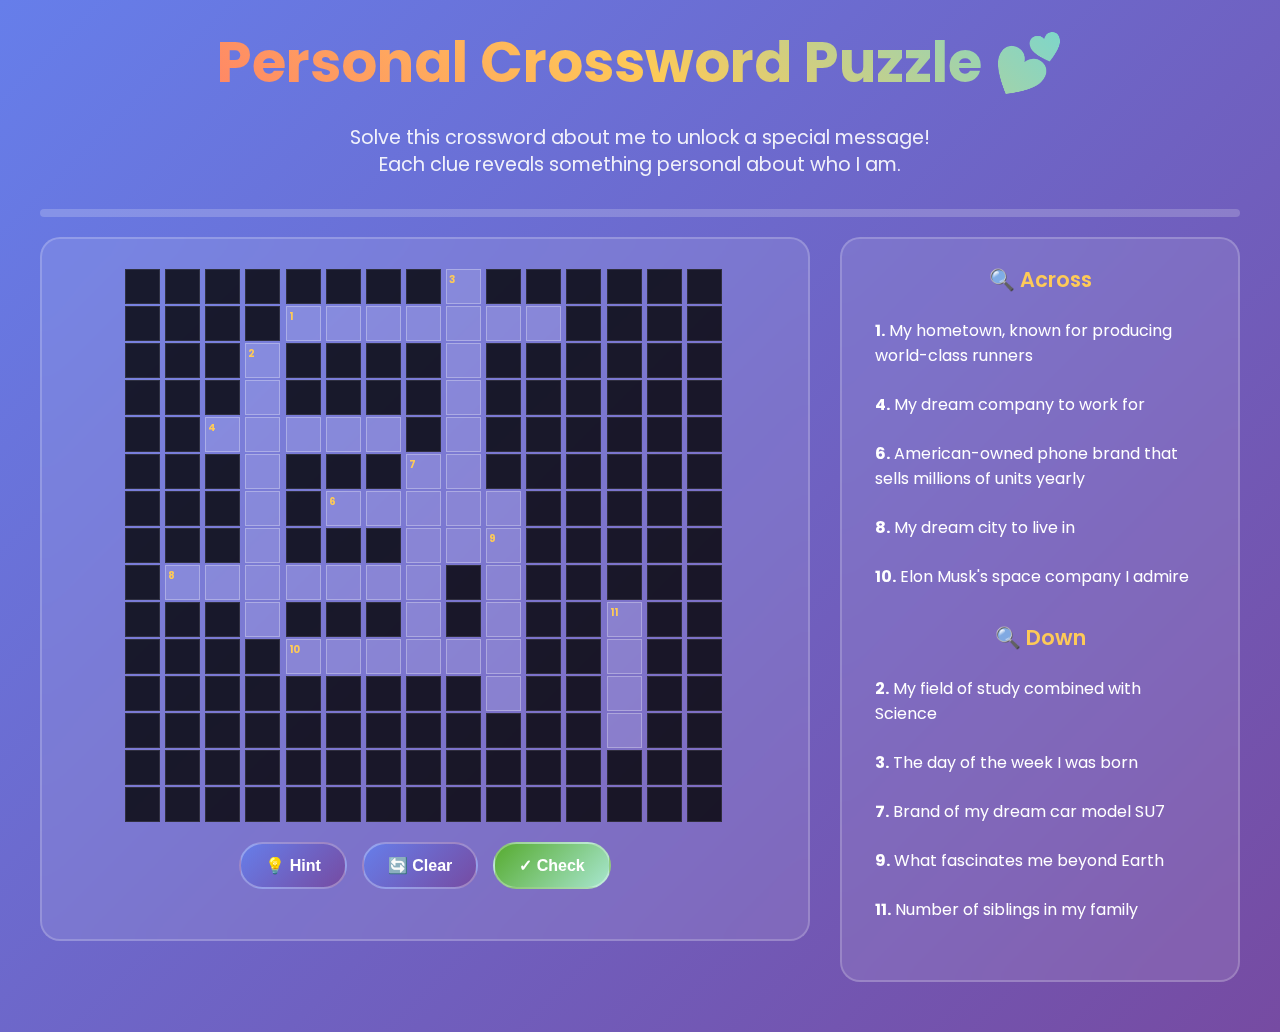
<file: index.html>
<!DOCTYPE html>
<html lang="en">
<head>
    <meta charset="UTF-8">
    <meta name="viewport" content="width=device-width, initial-scale=1.0">
    <link href="https://fonts.googleapis.com/css2?family=Poppins:wght@300;400;600;700&display=swap" rel="stylesheet">
    <title>Personal Crossword Puzzle 💕</title>
    <style>
        * {
            margin: 0;
            padding: 0;
            box-sizing: border-box;
        }

        body {
            font-family: 'Poppins', sans-serif;
            background: linear-gradient(135deg, #667eea 0%, #764ba2 100%);
            min-height: 100vh;
            color: white;
            overflow-x: hidden;
            padding: 20px;
        }

        .game-container {
            max-width: 1200px;
            margin: 0 auto;
            text-align: center;
        }

        .game-title {
            font-size: clamp(2rem, 6vw, 3.5rem);
            font-weight: 700;
            margin-bottom: 20px;
            background: linear-gradient(45deg, #ff6b6b, #feca57, #48dbfb);
            -webkit-background-clip: text;
            -webkit-text-fill-color: transparent;
            background-clip: text;
            animation: gradientShift 3s ease-in-out infinite;
        }

        .game-subtitle {
            font-size: 1.2rem;
            margin-bottom: 30px;
            opacity: 0.9;
            max-width: 600px;
            margin-left: auto;
            margin-right: auto;
            line-height: 1.4;
        }

        .puzzle-container {
            display: grid;
            grid-template-columns: 1fr 400px;
            gap: 30px;
            margin-bottom: 30px;
            align-items: start;
        }

        .crossword-grid {
            background: rgba(255, 255, 255, 0.1);
            backdrop-filter: blur(15px);
            border-radius: 20px;
            padding: 30px;
            border: 2px solid rgba(255, 255, 255, 0.2);
        }

        .grid {
            display: grid;
            grid-template-columns: repeat(15, 1fr);
            gap: 2px;
            max-width: 600px;
            margin: 0 auto 20px;
        }

        .cell {
            width: 35px;
            height: 35px;
            border: 1px solid rgba(255, 255, 255, 0.3);
            display: flex;
            align-items: center;
            justify-content: center;
            font-weight: bold;
            font-size: 14px;
            position: relative;
            background: rgba(255, 255, 255, 0.1);
            transition: all 0.3s ease;
        }

        .cell.black {
            background: rgba(0, 0, 0, 0.8);
            border: 1px solid rgba(255, 255, 255, 0.1);
        }

        .cell.active {
            background: rgba(255, 255, 255, 0.3);
        }

        .cell input {
            width: 100%;
            height: 100%;
            border: none;
            background: transparent;
            text-align: center;
            font-size: 14px;
            font-weight: bold;
            color: white;
            text-transform: uppercase;
        }

        .cell input:focus {
            outline: 2px solid #feca57;
            background: rgba(254, 202, 87, 0.2);
        }

        .cell-number {
            position: absolute;
            top: 2px;
            left: 2px;
            font-size: 10px;
            color: #feca57;
            font-weight: bold;
        }

        .clues-container {
            background: rgba(255, 255, 255, 0.1);
            backdrop-filter: blur(15px);
            border-radius: 20px;
            padding: 25px;
            border: 2px solid rgba(255, 255, 255, 0.2);
            text-align: left;
        }

        .clues-section {
            margin-bottom: 25px;
        }

        .clues-title {
            font-size: 1.3rem;
            font-weight: 600;
            margin-bottom: 15px;
            color: #feca57;
            text-align: center;
        }

        .clue {
            margin-bottom: 8px;
            padding: 8px;
            border-radius: 8px;
            transition: background 0.3s ease;
            cursor: pointer;
        }

        .clue:hover {
            background: rgba(255, 255, 255, 0.1);
        }

        .clue.active {
            background: rgba(254, 202, 87, 0.2);
            border-left: 3px solid #feca57;
        }

        .controls {
            display: flex;
            gap: 15px;
            justify-content: center;
            flex-wrap: wrap;
            margin-bottom: 20px;
        }

        .btn {
            padding: 12px 24px;
            border: none;
            border-radius: 25px;
            font-size: 1rem;
            font-weight: 600;
            cursor: pointer;
            transition: all 0.3s cubic-bezier(0.4, 0, 0.2, 1);
            background: linear-gradient(135deg, #667eea, #764ba2);
            color: white;
            border: 2px solid rgba(255, 255, 255, 0.3);
        }

        .btn:hover {
            transform: translateY(-2px);
            box-shadow: 0 8px 20px rgba(0, 0, 0, 0.3);
        }

        .btn.primary {
            background: linear-gradient(135deg, #56ab2f, #a8e6cf);
        }

        .completion-modal {
            position: fixed;
            top: 0;
            left: 0;
            width: 100%;
            height: 100%;
            background: rgba(0, 0, 0, 0.8);
            display: none;
            align-items: center;
            justify-content: center;
            z-index: 1000;
        }

        .modal-content {
            background: rgba(255, 255, 255, 0.1);
            backdrop-filter: blur(20px);
            border-radius: 25px;
            padding: 40px;
            text-align: center;
            border: 2px solid rgba(255, 255, 255, 0.2);
            max-width: 500px;
            width: 90%;
            animation: modalAppear 0.8s ease-out;
        }

        .modal-title {
            font-size: 2.5rem;
            font-weight: 700;
            margin-bottom: 20px;
            background: linear-gradient(45deg, #ff6b6b, #feca57);
            -webkit-background-clip: text;
            -webkit-text-fill-color: transparent;
            background-clip: text;
        }

        .modal-message {
            font-size: 1.2rem;
            margin-bottom: 30px;
            line-height: 1.4;
        }

        .modal-buttons {
            display: flex;
            gap: 15px;
            justify-content: center;
            flex-wrap: wrap;
        }

        .yes {
            background: linear-gradient(135deg, #56ab2f, #a8e6cf);
            animation: heartbeat 2s infinite;
        }

        .yes:hover {
            transform: scale(1.1);
            box-shadow: 0 15px 35px rgba(86, 171, 47, 0.4);
        }

        .no {
            background: linear-gradient(135deg, #ff6b6b, #ffa500);
        }

        .progress-bar {
            width: 100%;
            height: 8px;
            background: rgba(255, 255, 255, 0.2);
            border-radius: 10px;
            margin-bottom: 20px;
            overflow: hidden;
        }

        .progress-fill {
            height: 100%;
            background: linear-gradient(90deg, #56ab2f, #a8e6cf);
            border-radius: 10px;
            transition: width 0.5s ease;
            width: 0%;
        }

        @keyframes gradientShift {
            0%, 100% { background-position: 0% 50%; }
            50% { background-position: 100% 50%; }
        }

        @keyframes modalAppear {
            0% {
                opacity: 0;
                transform: scale(0.7) translateY(50px);
            }
            100% {
                opacity: 1;
                transform: scale(1) translateY(0);
            }
        }

        @keyframes heartbeat {
            0%, 100% { transform: scale(1); }
            14% { transform: scale(1.1); }
            28% { transform: scale(1); }
            42% { transform: scale(1.1); }
            70% { transform: scale(1); }
        }

        @media (max-width: 1000px) {
            .puzzle-container {
                grid-template-columns: 1fr;
                gap: 20px;
            }
            
            .cell {
                width: 25px;
                height: 25px;
                font-size: 12px;
            }
            
            .grid {
                max-width: 400px;
            }
        }

        @media (max-width: 600px) {
            .cell {
                width: 20px;
                height: 20px;
                font-size: 10px;
            }
            
            .grid {
                max-width: 320px;
            }
        }
    </style>
</head>
<body>
    <div class="game-container">
        <h1 class="game-title">Personal Crossword Puzzle 💕</h1>
        <p class="game-subtitle">Solve this crossword about me to unlock a special message! Each clue reveals something personal about who I am.</p>
        
        <div class="progress-bar">
            <div class="progress-fill" id="progressFill"></div>
        </div>
        
        <div class="puzzle-container">
            <div class="crossword-grid">
                <div class="grid" id="crosswordGrid"></div>
                <div class="controls">
                    <button class="btn" onclick="game.giveHint()">💡 Hint</button>
                    <button class="btn" onclick="game.clearGrid()">🔄 Clear</button>
                    <button class="btn primary" onclick="game.checkCompletion()">✓ Check</button>
                </div>
            </div>
            
            <div class="clues-container">
                <div class="clues-section">
                    <div class="clues-title">🔍 Across</div>
                    <div id="acrossClues"></div>
                </div>
                <div class="clues-section">
                    <div class="clues-title">🔍 Down</div>
                    <div id="downClues"></div>
                </div>
            </div>
        </div>
    </div>

    <!-- Completion Modal -->
    <div class="completion-modal" id="completionModal">
        <div class="modal-content">
            <h2 class="modal-title">Amazing! 🎉</h2>
            <p class="modal-message">
                You know me so well! 💕<br><br>
                <strong>"Leila, just like this crossword, you complete me perfectly. Every clue led to you. Will you be my girlfriend?"</strong>
            </p>
            <div class="modal-buttons">
                <button class="btn yes" onclick="celebrateYes()">Yes! I'd love to! ❤️</button>
                <button class="btn no" onclick="showThinkingMessage()">Let me think about it 💭</button>
            </div>
        </div>
    </div>

    <script>
        class PersonalCrossword {
            constructor() {
                this.gridSize = 15;
                this.currentDirection = 'across';
                this.currentClue = null;
                this.grid = Array(this.gridSize).fill().map(() => Array(this.gridSize).fill(null));
                this.hintsUsed = 0;
                
                // Define the crossword layout and answers
                this.words = {
                    // Across
                    1: { answer: 'ELDORET', start: [1, 4], direction: 'across', clue: 'My hometown, known for producing world-class runners' },
                    4: { answer: 'APPLE', start: [4, 2], direction: 'across', clue: 'My dream company to work for' },
                    6: { answer: 'PIXEL', start: [6, 5], direction: 'across', clue: 'American-owned phone brand that sells millions of units yearly' },
                    8: { answer: 'LONDON', start: [8, 1], direction: 'across', clue: 'My dream city to live in' },
                    10: { answer: 'SPACEX', start: [10, 4], direction: 'across', clue: 'Elon Musk\'s space company I admire' },
                    
                    // Down
                    2: { answer: 'COMPUTER', start: [2, 3], direction: 'down', clue: 'My field of study combined with Science' },
                    3: { answer: 'THURSDAY', start: [0, 8], direction: 'down', clue: 'The day of the week I was born' },
                    7: { answer: 'XIAOMI', start: [5, 7], direction: 'down', clue: 'Brand of my dream car model SU7' },
                    9: { answer: 'SPACE', start: [7, 9], direction: 'down', clue: 'What fascinates me beyond Earth' },
                    11: { answer: 'FOUR', start: [9, 12], direction: 'down', clue: 'Number of siblings in my family' }
                };
                
                this.init();
            }
            
            init() {
                this.createGrid();
                this.createClues();
                this.setupEventListeners();
                this.updateProgress();
            }
            
            createGrid() {
                const gridElement = document.getElementById('crosswordGrid');
                gridElement.innerHTML = '';
                
                // Initialize all cells as black
                for (let i = 0; i < this.gridSize * this.gridSize; i++) {
                    const row = Math.floor(i / this.gridSize);
                    const col = i % this.gridSize;
                    this.grid[row][col] = { type: 'black', letter: '', number: null };
                }
                
                // Mark word positions
                Object.entries(this.words).forEach(([num, word]) => {
                    const [startRow, startCol] = word.start;
                    for (let i = 0; i < word.answer.length; i++) {
                        const row = word.direction === 'across' ? startRow : startRow + i;
                        const col = word.direction === 'across' ? startCol + i : startCol;
                        
                        if (this.grid[row][col].type === 'black') {
                            this.grid[row][col] = { type: 'white', letter: '', number: null };
                        }
                        
                        // Add number to first cell
                        if (i === 0) {
                            this.grid[row][col].number = parseInt(num);
                        }
                    }
                });
                
                // Create DOM elements
                for (let row = 0; row < this.gridSize; row++) {
                    for (let col = 0; col < this.gridSize; col++) {
                        const cell = document.createElement('div');
                        cell.className = 'cell';
                        cell.dataset.row = row;
                        cell.dataset.col = col;
                        
                        if (this.grid[row][col].type === 'black') {
                            cell.classList.add('black');
                        } else {
                            const input = document.createElement('input');
                            input.maxLength = 1;
                            input.addEventListener('input', (e) => this.handleInput(e, row, col));
                            input.addEventListener('focus', () => this.handleFocus(row, col));
                            input.addEventListener('keydown', (e) => this.handleKeydown(e, row, col));
                            cell.appendChild(input);
                            
                            if (this.grid[row][col].number) {
                                const number = document.createElement('div');
                                number.className = 'cell-number';
                                number.textContent = this.grid[row][col].number;
                                cell.appendChild(number);
                            }
                        }
                        
                        gridElement.appendChild(cell);
                    }
                }
            }
            
            createClues() {
                const acrossClues = document.getElementById('acrossClues');
                const downClues = document.getElementById('downClues');
                
                acrossClues.innerHTML = '';
                downClues.innerHTML = '';
                
                Object.entries(this.words).forEach(([num, word]) => {
                    const clueElement = document.createElement('div');
                    clueElement.className = 'clue';
                    clueElement.dataset.number = num;
                    clueElement.dataset.direction = word.direction;
                    clueElement.innerHTML = `<strong>${num}.</strong> ${word.clue}`;
                    clueElement.addEventListener('click', () => this.selectClue(num, word.direction));
                    
                    if (word.direction === 'across') {
                        acrossClues.appendChild(clueElement);
                    } else {
                        downClues.appendChild(clueElement);
                    }
                });
            }
            
            handleInput(e, row, col) {
                const value = e.target.value.toUpperCase();
                this.grid[row][col].letter = value;
                
                if (value && this.currentClue) {
                    this.moveToNextCell(row, col);
                }
                
                this.updateProgress();
                this.checkCompletion();
            }
            
            handleFocus(row, col) {
                this.findAndSelectClue(row, col);
            }
            
            handleKeydown(e, row, col) {
                if (e.key === 'Backspace' && !e.target.value) {
                    this.moveToPreviousCell(row, col);
                } else if (e.key === 'Tab') {
                    e.preventDefault();
                    this.switchDirection();
                }
            }
            
            findAndSelectClue(row, col) {
                for (const [num, word] of Object.entries(this.words)) {
                    const [startRow, startCol] = word.start;
                    const endRow = word.direction === 'across' ? startRow : startRow + word.answer.length - 1;
                    const endCol = word.direction === 'across' ? startCol + word.answer.length - 1 : startCol;
                    
                    if (word.direction === 'across' && row === startRow && col >= startCol && col <= endCol) {
                        this.selectClue(num, 'across');
                        return;
                    } else if (word.direction === 'down' && col === startCol && row >= startRow && row <= endRow) {
                        this.selectClue(num, 'down');
                        return;
                    }
                }
            }
            
            selectClue(number, direction) {
                // Remove previous selection
                document.querySelectorAll('.clue.active').forEach(el => el.classList.remove('active'));
                document.querySelectorAll('.cell.active').forEach(el => el.classList.remove('active'));
                
                // Add new selection
                const clueElement = document.querySelector(`[data-number="${number}"][data-direction="${direction}"]`);
                if (clueElement) {
                    clueElement.classList.add('active');
                }
                
                this.currentClue = { number, direction };
                this.currentDirection = direction;
                
                // Highlight cells for this word
                const word = this.words[number];
                const [startRow, startCol] = word.start;
                for (let i = 0; i < word.answer.length; i++) {
                    const row = direction === 'across' ? startRow : startRow + i;
                    const col = direction === 'across' ? startCol + i : startCol;
                    const cell = document.querySelector(`[data-row="${row}"][data-col="${col}"]`);
                    if (cell) {
                        cell.classList.add('active');
                    }
                }
            }
            
            moveToNextCell(row, col) {
                if (!this.currentClue) return;
                
                const word = this.words[this.currentClue.number];
                const [startRow, startCol] = word.start;
                const direction = word.direction;
                
                const nextRow = direction === 'across' ? row : row + 1;
                const nextCol = direction === 'across' ? col + 1 : col;
                
                const nextCell = document.querySelector(`[data-row="${nextRow}"][data-col="${nextCol}"] input`);
                if (nextCell) {
                    nextCell.focus();
                }
            }
            
            moveToPreviousCell(row, col) {
                if (!this.currentClue) return;
                
                const word = this.words[this.currentClue.number];
                const direction = word.direction;
                
                const prevRow = direction === 'across' ? row : row - 1;
                const prevCol = direction === 'across' ? col - 1 : col;
                
                const prevCell = document.querySelector(`[data-row="${prevRow}"][data-col="${prevCol}"] input`);
                if (prevCell) {
                    prevCell.focus();
                }
            }
            
            switchDirection() {
                this.currentDirection = this.currentDirection === 'across' ? 'down' : 'across';
            }
            
            giveHint() {
                if (this.hintsUsed >= 3) {
                    alert('No more hints available! 🤔');
                    return;
                }
                
                const hintMessages = [
                    "💡 Think about personal details: my hometown, birth date, dreams, and interests!",
                    "💡 Consider technology I use, companies I admire, and places I want to visit!",
                    "💡 Remember: some answers are about my family, my studies, and things that fascinate me!"
                ];
                
                alert(hintMessages[this.hintsUsed] || hintMessages[0]);
                this.hintsUsed++;
            }
            
            clearGrid() {
                if (confirm('Are you sure you want to clear the entire grid?')) {
                    document.querySelectorAll('.cell input').forEach(input => {
                        input.value = '';
                    });
                    
                    for (let row = 0; row < this.gridSize; row++) {
                        for (let col = 0; col < this.gridSize; col++) {
                            if (this.grid[row][col].type === 'white') {
                                this.grid[row][col].letter = '';
                            }
                        }
                    }
                    
                    this.updateProgress();
                }
            }
            
            updateProgress() {
                let totalCells = 0;
                let filledCells = 0;
                
                for (let row = 0; row < this.gridSize; row++) {
                    for (let col = 0; col < this.gridSize; col++) {
                        if (this.grid[row][col].type === 'white') {
                            totalCells++;
                            if (this.grid[row][col].letter) {
                                filledCells++;
                            }
                        }
                    }
                }
                
                const progress = totalCells > 0 ? (filledCells / totalCells) * 100 : 0;
                document.getElementById('progressFill').style.width = progress + '%';
            }
            
            checkCompletion() {
                let allCorrect = true;
                
                Object.entries(this.words).forEach(([num, word]) => {
                    const [startRow, startCol] = word.start;
                    let currentWord = '';
                    
                    for (let i = 0; i < word.answer.length; i++) {
                        const row = word.direction === 'across' ? startRow : startRow + i;
                        const col = word.direction === 'across' ? startCol + i : startCol;
                        currentWord += this.grid[row][col].letter || '';
                    }
                    
                    if (currentWord !== word.answer) {
                        allCorrect = false;
                    }
                });
                
                if (allCorrect && this.isGridComplete()) {
                    setTimeout(() => {
                        document.getElementById('completionModal').style.display = 'flex';
                        this.createCelebration();
                    }, 500);
                }
            }
            
            isGridComplete() {
                for (let row = 0; row < this.gridSize; row++) {
                    for (let col = 0; col < this.gridSize; col++) {
                        if (this.grid[row][col].type === 'white' && !this.grid[row][col].letter) {
                            return false;
                        }
                    }
                }
                return true;
            }
            
            createCelebration() {
                const colors = ['#ff6b6b', '#feca57', '#48dbfb', '#ff9ff3', '#56ab2f'];
                for (let i = 0; i < 50; i++) {
                    setTimeout(() => {
                        const confetti = document.createElement('div');
                        confetti.style.position = 'fixed';
                        confetti.style.left = Math.random() * 100 + '%';
                        confetti.style.top = '-10px';
                        confetti.style.width = '10px';
                        confetti.style.height = '10px';
                        confetti.style.backgroundColor = colors[Math.floor(Math.random() * colors.length)];
                        confetti.style.pointerEvents = 'none';
                        confetti.style.zIndex = '999';
                        confetti.style.transform = 'rotate(' + Math.random() * 360 + 'deg)';
                        confetti.style.animation = 'confettiFall 3s linear forwards';
                        
                        document.body.appendChild(confetti);
                        setTimeout(() => confetti.remove(), 3000);
                    }, i * 50);
                }
            }
            
            setupEventListeners() {
                // Modal close functionality
                document.getElementById('completionModal').addEventListener('click', function(e) {
                    if (e.target === this) {
                        this.style.display = 'none';
                    }
                });
                
                // Keyboard shortcuts
                document.addEventListener('keydown', function(e) {
                    if (e.key === 'Escape' && document.getElementById('completionModal').style.display === 'flex') {
                        document.getElementById('completionModal').style.display = 'none';
                    }
                });
            }
        }

        // Initialize the game
        const game = new PersonalCrossword();

        // Global functions
        function celebrateYes() {
            const celebrations = ['🎉', '❤️', '💕', '🌟', '💖', '🎊', '✨'];
            for (let i = 0; i < 30; i++) {
                setTimeout(() => {
                    const celebration = document.createElement('div');
                    celebration.innerHTML = celebrations[Math.floor(Math.random() * celebrations.length)];
                    celebration.style.position = 'fixed';
                    celebration.style.left = Math.random() * 100 + '%';
                    celebration.style.top = Math.random() * 100 + '%';
                    celebration.style.fontSize = '3rem';
                    celebration.style.pointerEvents = 'none';
                    celebration.style.zIndex = '9999';
                    celebration.style.animation = 'celebrationBounce 3s ease-out forwards';
                    
                    document.body.appendChild(celebration);
                    setTimeout(() => celebration.remove(), 3000);
                }, i * 100);
            }
            
            setTimeout(() => {
                alert('🎉❤️ YES!!! This is the beginning of something amazing! I love you! ❤️🎉');
            }, 2000);
        }

        function showThinkingMessage() {
            alert('Take all the time you need... but I hope you know how much you mean to me! 💕');
        }

        // Additional CSS animations
        const style = document.createElement('style');
        style.textContent = `
            @keyframes confettiFall {
                0% {
                    transform: translateY(0) rotate(0deg);
                    opacity: 1;
                }
                100% {
                    transform: translateY(100vh) rotate(720deg);
                    opacity: 0;
                }
            }
            
            @keyframes celebrationBounce {
                0% {
                    opacity: 1;
                    transform: scale(1) rotate(0deg);
                }
                50% {
                    transform: scale(1.5) rotate(180deg);
                }
                100% {
                    opacity: 0;
                    transform: scale(2) rotate(360deg) translateY(-200px);
                }
            }
        `;
        document.head.appendChild(style);
    </script>
</body>
</html>
</file>
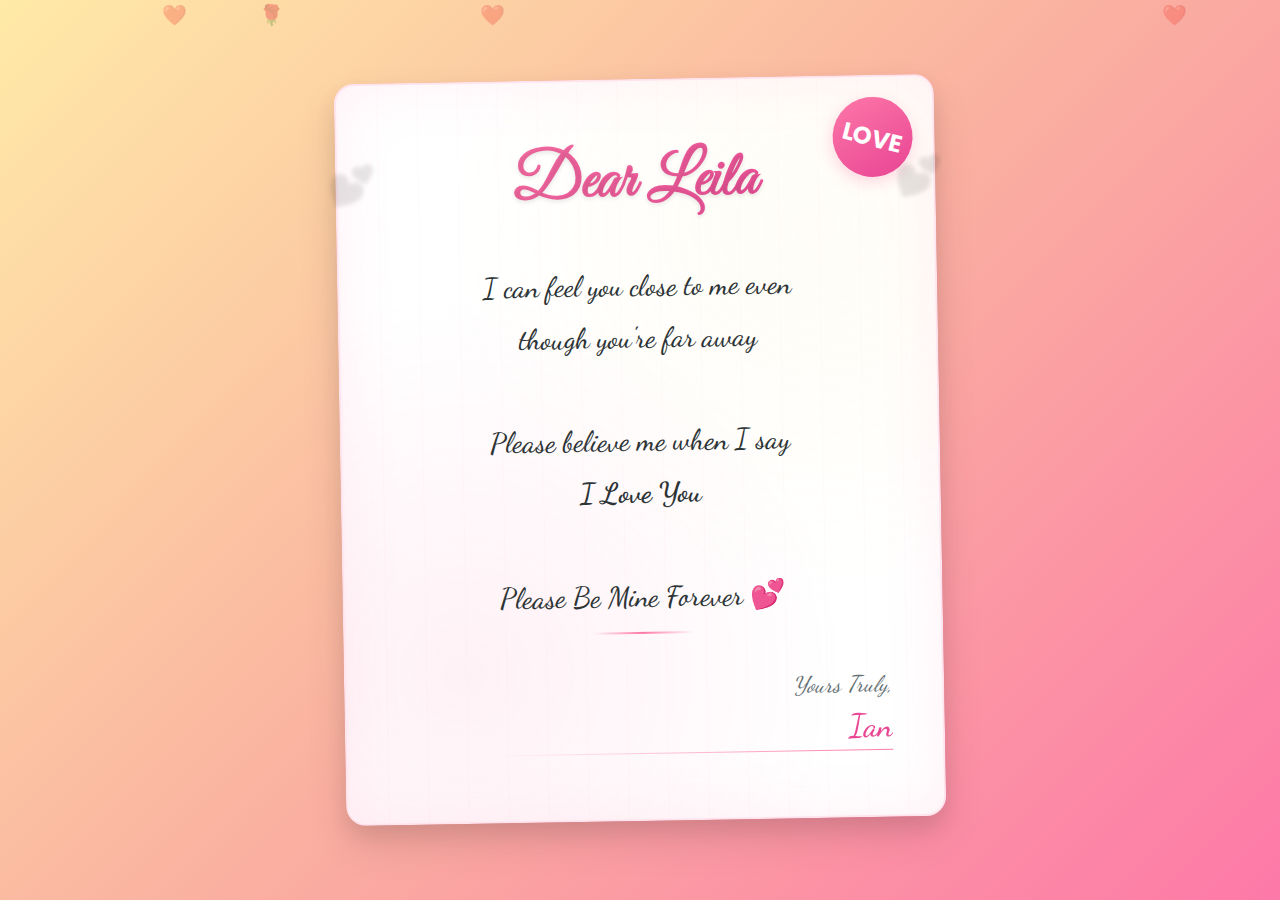
<file: letter.html>
<!DOCTYPE html>
<html lang="en">
<head>
    <meta charset="UTF-8">
    <meta http-equiv="X-UA-Compatible" content="IE=edge">
    <meta name="viewport" content="width=device-width, initial-scale=1.0">
    <link href="https://fonts.googleapis.com/css2?family=Dancing+Script:wght@400;500;600;700&family=Great+Vibes&family=Poppins:wght@300;400&display=swap" rel="stylesheet">
    <title>Love Letter 💌</title>
    <style>
        * {
            margin: 0;
            padding: 0;
            box-sizing: border-box;
        }

        body {
            font-family: 'Poppins', sans-serif;
            background: linear-gradient(135deg, #ffeaa7 0%, #fab1a0 50%, #fd79a8 100%);
            min-height: 100vh;
            display: flex;
            align-items: center;
            justify-content: center;
            padding: 20px;
            position: relative;
            overflow-x: hidden;
        }

        /* Animated background elements */
        .floating-hearts {
            position: absolute;
            width: 100%;
            height: 100%;
            overflow: hidden;
            top: 0;
            left: 0;
            z-index: 1;
        }

        .heart {
            position: absolute;
            color: rgba(255, 255, 255, 0.3);
            font-size: 20px;
            animation: floatUp 8s infinite ease-in-out;
        }

        @keyframes floatUp {
            0% {
                opacity: 0;
                transform: translateY(100vh) rotate(0deg);
            }
            10% {
                opacity: 1;
            }
            90% {
                opacity: 1;
            }
            100% {
                opacity: 0;
                transform: translateY(-100px) rotate(360deg);
            }
        }

        /* Paper styling */
        .loveletter {
            background: #fff;
            max-width: 600px;
            width: 100%;
            padding: 60px 50px;
            border-radius: 20px;
            box-shadow: 
                0 20px 40px rgba(0, 0, 0, 0.1),
                0 10px 20px rgba(0, 0, 0, 0.08),
                inset 0 0 60px rgba(253, 121, 168, 0.1);
            position: relative;
            z-index: 10;
            transform: rotate(-1deg);
            animation: paperFloat 6s ease-in-out infinite;
            border: 2px solid rgba(253, 121, 168, 0.2);
        }

        @keyframes paperFloat {
            0%, 100% {
                transform: rotate(-1deg) translateY(0px);
            }
            50% {
                transform: rotate(1deg) translateY(-10px);
            }
        }

        /* Paper texture overlay */
        .loveletter::before {
            content: '';
            position: absolute;
            top: 0;
            left: 0;
            right: 0;
            bottom: 0;
            background: 
                radial-gradient(circle at 20% 80%, rgba(253, 121, 168, 0.1) 0%, transparent 50%),
                radial-gradient(circle at 80% 20%, rgba(255, 234, 167, 0.1) 0%, transparent 50%),
                repeating-linear-gradient(
                    90deg,
                    transparent,
                    rgba(253, 121, 168, 0.03) 1px,
                    transparent 2px,
                    transparent 40px
                );
            border-radius: 20px;
            pointer-events: none;
        }

        /* Header styling */
        .loveletter h1 {
            font-family: 'Great Vibes', cursive;
            font-size: clamp(2.5rem, 6vw, 4rem);
            color: #2d3436;
            text-align: center;
            margin-bottom: 40px;
            background: linear-gradient(135deg, #fd79a8, #e84393);
            -webkit-background-clip: text;
            -webkit-text-fill-color: transparent;
            background-clip: text;
            text-shadow: 0 2px 4px rgba(0, 0, 0, 0.1);
            animation: fadeInSlide 1s ease-out;
            position: relative;
        }

        /* Decorative hearts around the name */
        .loveletter h1::before,
        .loveletter h1::after {
            content: '💕';
            position: absolute;
            top: 50%;
            transform: translateY(-50%);
            font-size: 0.6em;
            animation: heartPulse 2s ease-in-out infinite;
        }

        .loveletter h1::before {
            left: -60px;
            animation-delay: 0s;
        }

        .loveletter h1::after {
            right: -60px;
            animation-delay: 1s;
        }

        @keyframes heartPulse {
            0%, 100% {
                transform: translateY(-50%) scale(1);
                opacity: 0.7;
            }
            50% {
                transform: translateY(-50%) scale(1.2);
                opacity: 1;
            }
        }

        /* Message styling */
        .loveletter h2 {
            font-family: 'Dancing Script', cursive;
            font-size: clamp(1.3rem, 4vw, 1.8rem);
            font-weight: 500;
            color: #2d3436;
            line-height: 1.8;
            text-align: center;
            margin-bottom: 40px;
            animation: fadeInSlide 1s ease-out 0.5s both;
            position: relative;
        }

        /* Add subtle line-through effect for handwritten feel */
        .loveletter h2::after {
            content: '';
            position: absolute;
            bottom: -10px;
            left: 50%;
            transform: translateX(-50%);
            width: 100px;
            height: 2px;
            background: linear-gradient(90deg, transparent, #fd79a8, transparent);
            border-radius: 2px;
        }

        /* Signature styling */
        .signature-section {
            text-align: right;
            margin-top: 50px;
            animation: fadeInSlide 1s ease-out 1s both;
        }

        .loveletter h3 {
            font-family: 'Dancing Script', cursive;
            color: #636e72;
            margin-bottom: 10px;
        }

        .signature-section h3:first-child {
            font-size: clamp(1.1rem, 3vw, 1.4rem);
            font-weight: 400;
            font-style: italic;
        }

        .signature-section h3:last-child {
            font-size: clamp(1.5rem, 4vw, 2rem);
            font-weight: 600;
            color: #2d3436;
            background: linear-gradient(135deg, #fd79a8, #e84393);
            -webkit-background-clip: text;
            -webkit-text-fill-color: transparent;
            background-clip: text;
            position: relative;
        }

        /* Signature underline */
        .signature-section h3:last-child::after {
            content: '';
            position: absolute;
            bottom: -5px;
            right: 0;
            width: 80%;
            height: 1px;
            background: linear-gradient(90deg, transparent, #fd79a8);
            animation: drawLine 2s ease-out 2s both;
        }

        @keyframes drawLine {
            from {
                width: 0;
            }
            to {
                width: 80%;
            }
        }

        /* Animations */
        @keyframes fadeInSlide {
            from {
                opacity: 0;
                transform: translateY(30px);
            }
            to {
                opacity: 1;
                transform: translateY(0);
            }
        }

        /* Love stamp */
        .love-stamp {
            position: absolute;
            top: 20px;
            right: 20px;
            width: 80px;
            height: 80px;
            background: linear-gradient(135deg, #fd79a8, #e84393);
            border-radius: 50%;
            display: flex;
            align-items: center;
            justify-content: center;
            font-size: 1.5rem;
            color: white;
            font-weight: bold;
            transform: rotate(15deg);
            box-shadow: 0 5px 15px rgba(253, 121, 168, 0.3);
            animation: stampAppear 0.5s ease-out 2.5s both;
        }

        @keyframes stampAppear {
            from {
                opacity: 0;
                transform: rotate(15deg) scale(0);
            }
            to {
                opacity: 1;
                transform: rotate(15deg) scale(1);
            }
        }

        /* Responsive design */
        @media (max-width: 768px) {
            .loveletter {
                padding: 40px 30px;
                margin: 10px;
                transform: rotate(0deg);
            }

            .loveletter h1::before,
            .loveletter h1::after {
                display: none;
            }

            .love-stamp {
                width: 60px;
                height: 60px;
                font-size: 1.2rem;
                top: 15px;
                right: 15px;
            }
        }

        @media (max-width: 480px) {
            body {
                padding: 15px;
            }

            .loveletter {
                padding: 30px 20px;
            }

            .loveletter h1 {
                margin-bottom: 30px;
            }

            .loveletter h2 {
                margin-bottom: 30px;
            }

            .signature-section {
                margin-top: 40px;
            }
        }

        /* Interactive hover effects */
        .loveletter:hover {
            transform: rotate(0deg) scale(1.02);
            box-shadow: 
                0 25px 50px rgba(0, 0, 0, 0.15),
                0 15px 30px rgba(0, 0, 0, 0.1),
                inset 0 0 60px rgba(253, 121, 168, 0.15);
        }

        /* Typewriter effect for the message */
        .typewriter {
            overflow: hidden;
            white-space: nowrap;
            animation: typing 4s steps(40, end) 1.5s both;
        }

        @keyframes typing {
            from {
                width: 0;
            }
            to {
                width: 100%;
            }
        }
    </style>
</head>
<body>
    <div class="floating-hearts" id="floatingHearts"></div>
    
    <div class="loveletter">
        <div class="love-stamp">LOVE</div>
        
        <h1>Dear Leila</h1>
        
        <h2>
            I can feel you close to me even<br>
            though you're far away<br><br>
            Please believe me when I say<br>
            <strong>I Love You</strong><br><br>
            Please Be Mine Forever 💕
        </h2>
        
        <div class="signature-section">
            <h3>Yours Truly,</h3>
            <h3>Ian</h3>
        </div>
    </div>

    <script>
        // Create floating hearts
        function createFloatingHeart() {
            const heart = document.createElement('div');
            heart.className = 'heart';
            heart.innerHTML = ['❤️', '💕', '💖', '🌹', '💝'][Math.floor(Math.random() * 5)];
            heart.style.left = Math.random() * 100 + '%';
            heart.style.animationDuration = (Math.random() * 3 + 5) + 's';
            heart.style.animationDelay = Math.random() * 2 + 's';
            
            document.getElementById('floatingHearts').appendChild(heart);
            
            setTimeout(() => {
                heart.remove();
            }, 8000);
        }

        // Create hearts periodically
        setInterval(createFloatingHeart, 1000);

        // Initial hearts
        for (let i = 0; i < 5; i++) {
            setTimeout(createFloatingHeart, i * 200);
        }

        // Add sparkle effect on click
        document.querySelector('.loveletter').addEventListener('click', function(e) {
            for (let i = 0; i < 10; i++) {
                setTimeout(() => {
                    const sparkle = document.createElement('div');
                    sparkle.innerHTML = '✨';
                    sparkle.style.position = 'absolute';
                    sparkle.style.left = (e.clientX - 10) + 'px';
                    sparkle.style.top = (e.clientY - 10) + 'px';
                    sparkle.style.pointerEvents = 'none';
                    sparkle.style.fontSize = '20px';
                    sparkle.style.animation = 'sparkleFloat 1s ease-out forwards';
                    sparkle.style.zIndex = '1000';
                    
                    document.body.appendChild(sparkle);
                    
                    setTimeout(() => sparkle.remove(), 1000);
                }, i * 50);
            }
        });

        // Add sparkle animation
        const style = document.createElement('style');
        style.textContent = `
            @keyframes sparkleFloat {
                0% {
                    opacity: 1;
                    transform: scale(1) rotate(0deg);
                }
                100% {
                    opacity: 0;
                    transform: scale(2) rotate(180deg) translate(${Math.random() * 100 - 50}px, ${Math.random() * 100 - 50}px);
                }
            }
        `;
        document.head.appendChild(style);
    </script>
</body>
</html>
</file>
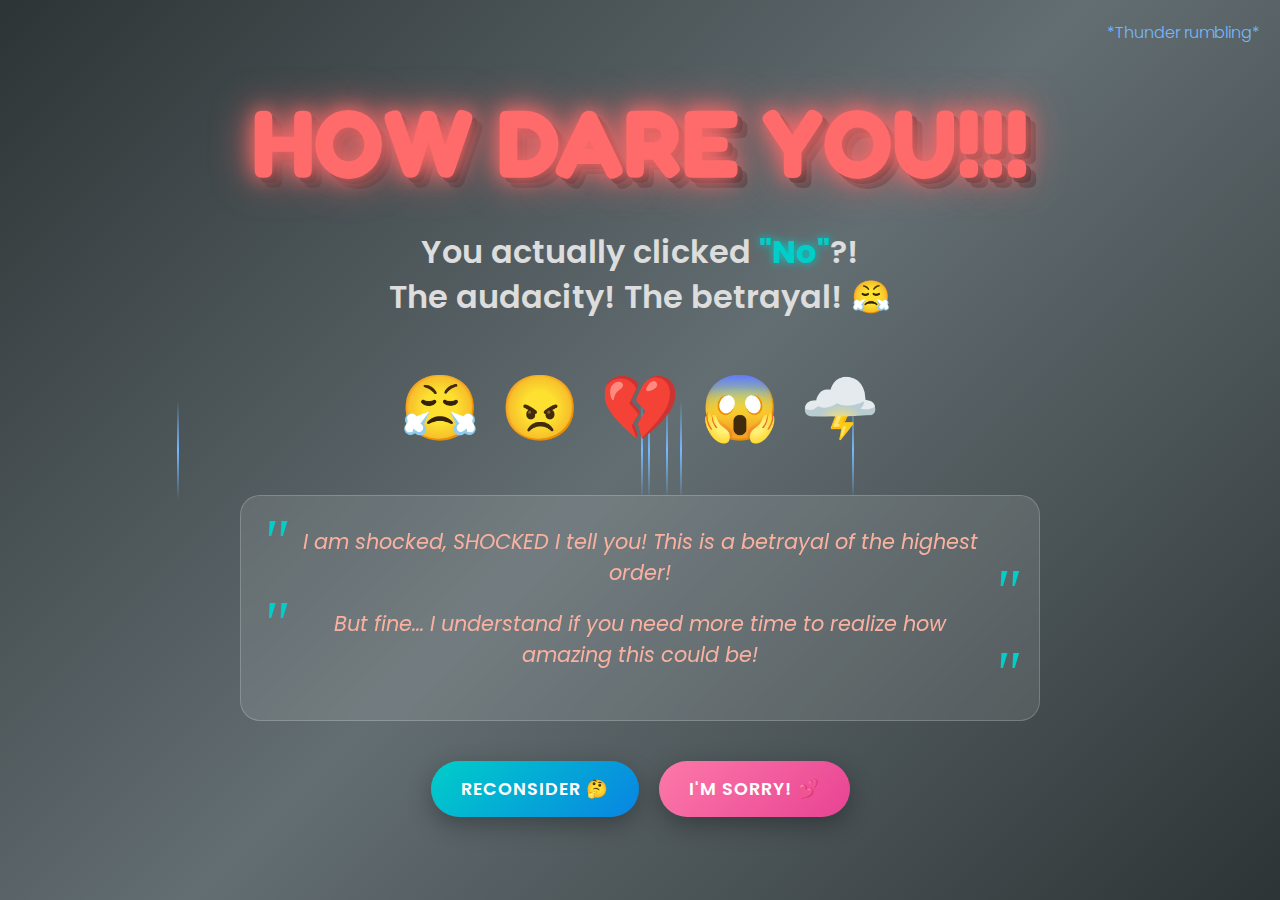
<file: no.html>
<!DOCTYPE html>
<html lang="en">
<head>
    <meta charset="UTF-8">
    <meta http-equiv="X-UA-Compatible" content="IE=edge">
    <meta name="viewport" content="width=device-width, initial-scale=1.0">
    <link href="https://fonts.googleapis.com/css2?family=Creepster&family=Fredoka+One:wght@400&family=Poppins:wght@300;400;600;700&display=swap" rel="stylesheet">
    <title>How Dare You!!!! 😤</title>
    <style>
        * {
            margin: 0;
            padding: 0;
            box-sizing: border-box;
        }

        body {
            font-family: 'Poppins', sans-serif;
            background: linear-gradient(135deg, #2d3436 0%, #636e72 50%, #2d3436 100%);
            min-height: 100vh;
            display: flex;
            flex-direction: column;
            align-items: center;
            justify-content: center;
            padding: 20px;
            position: relative;
            overflow-x: hidden;
            color: white;
        }

        /* Animated background effects */
        .lightning {
            position: absolute;
            width: 100%;
            height: 100%;
            top: 0;
            left: 0;
            pointer-events: none;
            z-index: 1;
        }

        .lightning-flash {
            position: absolute;
            width: 3px;
            height: 100%;
            background: linear-gradient(to bottom, #fff, #00cec9, transparent);
            animation: lightning 0.3s ease-in-out;
            opacity: 0;
        }

        @keyframes lightning {
            0%, 100% { opacity: 0; }
            10%, 90% { opacity: 1; }
        }

        /* Rain effect */
        .rain {
            position: absolute;
            width: 2px;
            height: 100px;
            background: linear-gradient(to bottom, transparent, #74b9ff, transparent);
            animation: fall linear infinite;
        }

        @keyframes fall {
            from {
                transform: translateY(-100vh);
            }
            to {
                transform: translateY(100vh);
            }
        }

        /* Main container */
        .container {
            text-align: center;
            max-width: 800px;
            width: 100%;
            z-index: 10;
            position: relative;
        }

        /* Main title */
        .main-title {
            font-family: 'Fredoka One', cursive;
            font-size: clamp(3rem, 10vw, 6rem);
            color: #ff6b6b;
            text-shadow: 
                0 0 20px #ff6b6b,
                0 0 40px #ff6b6b,
                5px 5px 0px #2d3436,
                10px 10px 0px rgba(45, 52, 54, 0.5);
            margin-bottom: 30px;
            animation: shake 0.5s ease-in-out infinite alternate, glow 2s ease-in-out infinite;
            transform-origin: center;
        }

        @keyframes shake {
            0% { transform: translateX(0) rotate(-1deg); }
            100% { transform: translateX(5px) rotate(1deg); }
        }

        @keyframes glow {
            0%, 100% { 
                text-shadow: 
                    0 0 20px #ff6b6b,
                    0 0 40px #ff6b6b,
                    5px 5px 0px #2d3436,
                    10px 10px 0px rgba(45, 52, 54, 0.5);
            }
            50% { 
                text-shadow: 
                    0 0 30px #ff6b6b,
                    0 0 60px #ff6b6b,
                    0 0 80px #ff6b6b,
                    5px 5px 0px #2d3436,
                    10px 10px 0px rgba(45, 52, 54, 0.5);
            }
        }

        /* Dramatic message */
        .message {
            font-size: clamp(1.2rem, 4vw, 2rem);
            font-weight: 600;
            color: #ddd;
            margin-bottom: 40px;
            animation: fadeInUp 1s ease-out 0.5s both;
            line-height: 1.4;
        }

        .message .highlight {
            color: #00cec9;
            font-weight: 700;
            text-shadow: 0 0 10px #00cec9;
        }

        /* Emoji reactions */
        .emoji-container {
            display: flex;
            justify-content: center;
            gap: 20px;
            margin-bottom: 40px;
            animation: fadeInUp 1s ease-out 1s both;
            flex-wrap: wrap;
        }

        .emoji {
            font-size: clamp(2rem, 6vw, 4rem);
            animation: bounce 1s ease-in-out infinite;
            cursor: pointer;
            transition: transform 0.3s ease;
        }

        .emoji:hover {
            transform: scale(1.5) rotate(15deg);
        }

        .emoji:nth-child(1) { animation-delay: 0s; }
        .emoji:nth-child(2) { animation-delay: 0.2s; }
        .emoji:nth-child(3) { animation-delay: 0.4s; }
        .emoji:nth-child(4) { animation-delay: 0.6s; }
        .emoji:nth-child(5) { animation-delay: 0.8s; }

        @keyframes bounce {
            0%, 100% { transform: translateY(0); }
            50% { transform: translateY(-20px); }
        }

        /* Dramatic quotes */
        .quotes-container {
            background: rgba(255, 255, 255, 0.1);
            backdrop-filter: blur(10px);
            border-radius: 20px;
            padding: 30px;
            margin-bottom: 40px;
            border: 1px solid rgba(255, 255, 255, 0.2);
            animation: fadeInUp 1s ease-out 1.5s both;
        }

        .quote {
            font-size: clamp(1rem, 3vw, 1.3rem);
            font-style: italic;
            color: #fab1a0;
            margin-bottom: 20px;
            position: relative;
            padding: 0 20px;
        }

        .quote::before {
            content: '"';
            font-size: 3em;
            color: #00cec9;
            position: absolute;
            left: -10px;
            top: -20px;
            font-family: serif;
        }

        .quote::after {
            content: '"';
            font-size: 3em;
            color: #00cec9;
            position: absolute;
            right: -10px;
            bottom: -40px;
            font-family: serif;
        }

        /* Action buttons */
        .actions {
            display: flex;
            gap: 20px;
            justify-content: center;
            flex-wrap: wrap;
            animation: fadeInUp 1s ease-out 2s both;
        }

        .btn {
            padding: 15px 30px;
            border: none;
            border-radius: 50px;
            font-size: 1.1rem;
            font-weight: 600;
            text-decoration: none;
            cursor: pointer;
            transition: all 0.3s cubic-bezier(0.4, 0, 0.2, 1);
            position: relative;
            overflow: hidden;
            text-transform: uppercase;
            letter-spacing: 1px;
            box-shadow: 0 8px 25px rgba(0, 0, 0, 0.3);
        }

        .btn::before {
            content: '';
            position: absolute;
            top: 0;
            left: -100%;
            width: 100%;
            height: 100%;
            background: linear-gradient(90deg, transparent, rgba(255, 255, 255, 0.2), transparent);
            transition: left 0.5s;
        }

        .btn:hover::before {
            left: 100%;
        }

        .reconsider {
            background: linear-gradient(135deg, #00cec9, #0984e3);
            color: white;
        }

        .reconsider:hover {
            transform: scale(1.1);
            box-shadow: 0 15px 35px rgba(9, 132, 227, 0.4);
        }

        .apologize {
            background: linear-gradient(135deg, #fd79a8, #e84393);
            color: white;
        }

        .apologize:hover {
            transform: scale(1.1);
            box-shadow: 0 15px 35px rgba(232, 67, 147, 0.4);
        }

        /* Thunderstorm sound effect text */
        .sound-effect {
            position: absolute;
            top: 20px;
            right: 20px;
            font-size: clamp(0.8rem, 2vw, 1rem);
            color: #74b9ff;
            font-weight: 300;
            animation: fadeInOut 3s ease-in-out infinite;
            z-index: 5;
        }

        @keyframes fadeInOut {
            0%, 100% { opacity: 0.3; }
            50% { opacity: 1; }
        }

        /* Animations */
        @keyframes fadeInUp {
            from {
                opacity: 0;
                transform: translateY(50px);
            }
            to {
                opacity: 1;
                transform: translateY(0);
            }
        }

        /* Responsive design */
        @media (max-width: 768px) {
            .quotes-container {
                padding: 20px;
                margin-bottom: 30px;
            }

            .quote::before,
            .quote::after {
                display: none;
            }

            .actions {
                flex-direction: column;
                align-items: center;
            }

            .btn {
                width: 200px;
                margin: 5px 0;
            }

            .emoji-container {
                gap: 15px;
            }
        }

        @media (max-width: 480px) {
            body {
                padding: 15px;
            }

            .main-title {
                margin-bottom: 20px;
            }

            .message {
                margin-bottom: 30px;
            }

            .emoji-container {
                margin-bottom: 30px;
                gap: 10px;
            }

            .sound-effect {
                top: 10px;
                right: 10px;
            }
        }

        /* Screen flash effect */
        .flash {
            position: fixed;
            top: 0;
            left: 0;
            width: 100vw;
            height: 100vh;
            background: white;
            opacity: 0;
            pointer-events: none;
            z-index: 9999;
        }

        .flash.active {
            animation: flashEffect 0.1s ease-in-out;
        }

        @keyframes flashEffect {
            0%, 100% { opacity: 0; }
            50% { opacity: 0.8; }
        }
    </style>
</head>
<body>
    <div class="lightning" id="lightning"></div>
    <div class="sound-effect">*Thunder rumbling*</div>
    <div class="flash" id="flash"></div>

    <div class="container">
        <h1 class="main-title">HOW DARE YOU!!!</h1>
        
        <div class="message">
            You actually clicked <span class="highlight">"No"</span>?!<br>
            The audacity! The betrayal! 😤
        </div>

        <div class="emoji-container">
            <span class="emoji">😤</span>
            <span class="emoji">😠</span>
            <span class="emoji">💔</span>
            <span class="emoji">😱</span>
            <span class="emoji">🌩️</span>
        </div>

        <div class="quotes-container">
            <div class="quote">
                I am shocked, SHOCKED I tell you! This is a betrayal of the highest order!
            </div>
            <div class="quote">
                But fine... I understand if you need more time to realize how amazing this could be! 
            </div>
        </div>

        <div class="actions">
            <a href="index.html" class="btn reconsider">Reconsider 🤔</a>
            <a href="letter.html" class="btn apologize">I'm Sorry! 💕</a>
        </div>
    </div>

    <script>
        // Create lightning effects
        function createLightning() {
            const lightning = document.createElement('div');
            lightning.className = 'lightning-flash';
            lightning.style.left = Math.random() * 100 + '%';
            lightning.style.animationDelay = Math.random() * 2 + 's';
            document.getElementById('lightning').appendChild(lightning);

            setTimeout(() => {
                lightning.remove();
            }, 300);
        }

        // Create rain effect
        function createRain() {
            const rain = document.createElement('div');
            rain.className = 'rain';
            rain.style.left = Math.random() * 100 + '%';
            rain.style.animationDuration = (Math.random() * 0.5 + 0.5) + 's';
            rain.style.animationDelay = Math.random() * 2 + 's';
            document.body.appendChild(rain);

            setTimeout(() => {
                rain.remove();
            }, 2000);
        }

        // Screen flash effect
        function createFlash() {
            const flash = document.getElementById('flash');
            flash.classList.add('active');
            setTimeout(() => {
                flash.classList.remove('active');
            }, 100);
        }

        // Random lightning and thunder
        function randomLightning() {
            if (Math.random() > 0.7) {
                createLightning();
                createFlash();
            }
            setTimeout(randomLightning, Math.random() * 3000 + 1000);
        }

        // Start effects
        randomLightning();

        // Create rain periodically
        setInterval(createRain, 100);

        // Emoji click effects
        document.querySelectorAll('.emoji').forEach(emoji => {
            emoji.addEventListener('click', function() {
                // Create explosion of smaller emojis
                for (let i = 0; i < 8; i++) {
                    const mini = document.createElement('span');
                    mini.innerHTML = this.innerHTML;
                    mini.style.position = 'absolute';
                    mini.style.left = '50%';
                    mini.style.top = '50%';
                    mini.style.fontSize = '1rem';
                    mini.style.pointerEvents = 'none';
                    mini.style.zIndex = '1000';
                    mini.style.animation = `emojiExplode 1s ease-out forwards`;
                    
                    const angle = (360 / 8) * i;
                    mini.style.setProperty('--angle', angle + 'deg');
                    
                    document.body.appendChild(mini);
                    
                    setTimeout(() => mini.remove(), 1000);
                }
            });
        });

        // Add emoji explosion animation
        const style = document.createElement('style');
        style.textContent = `
            @keyframes emojiExplode {
                0% {
                    opacity: 1;
                    transform: translate(-50%, -50%) scale(1);
                }
                100% {
                    opacity: 0;
                    transform: translate(-50%, -50%) 
                               translate(calc(cos(var(--angle)) * 100px), calc(sin(var(--angle)) * 100px))
                               scale(0.5);
                }
            }
        `;
        document.head.appendChild(style);

        // Dramatic title click effect
        document.querySelector('.main-title').addEventListener('click', function() {
            this.style.animation = 'none';
            setTimeout(() => {
                this.style.animation = 'shake 0.5s ease-in-out infinite alternate, glow 2s ease-in-out infinite';
            }, 10);
            
            // Create screen shake
            document.body.style.animation = 'shake 0.5s ease-in-out';
            setTimeout(() => {
                document.body.style.animation = '';
            }, 500);
            
            createFlash();
        });

        // Thunder sound effect (visual)
        const soundEffect = document.querySelector('.sound-effect');
        setInterval(() => {
            if (Math.random() > 0.8) {
                soundEffect.style.animation = 'none';
                setTimeout(() => {
                    soundEffect.style.animation = 'fadeInOut 3s ease-in-out infinite';
                }, 10);
            }
        }, 2000);
    </script>
</body>
</html>
</file>
